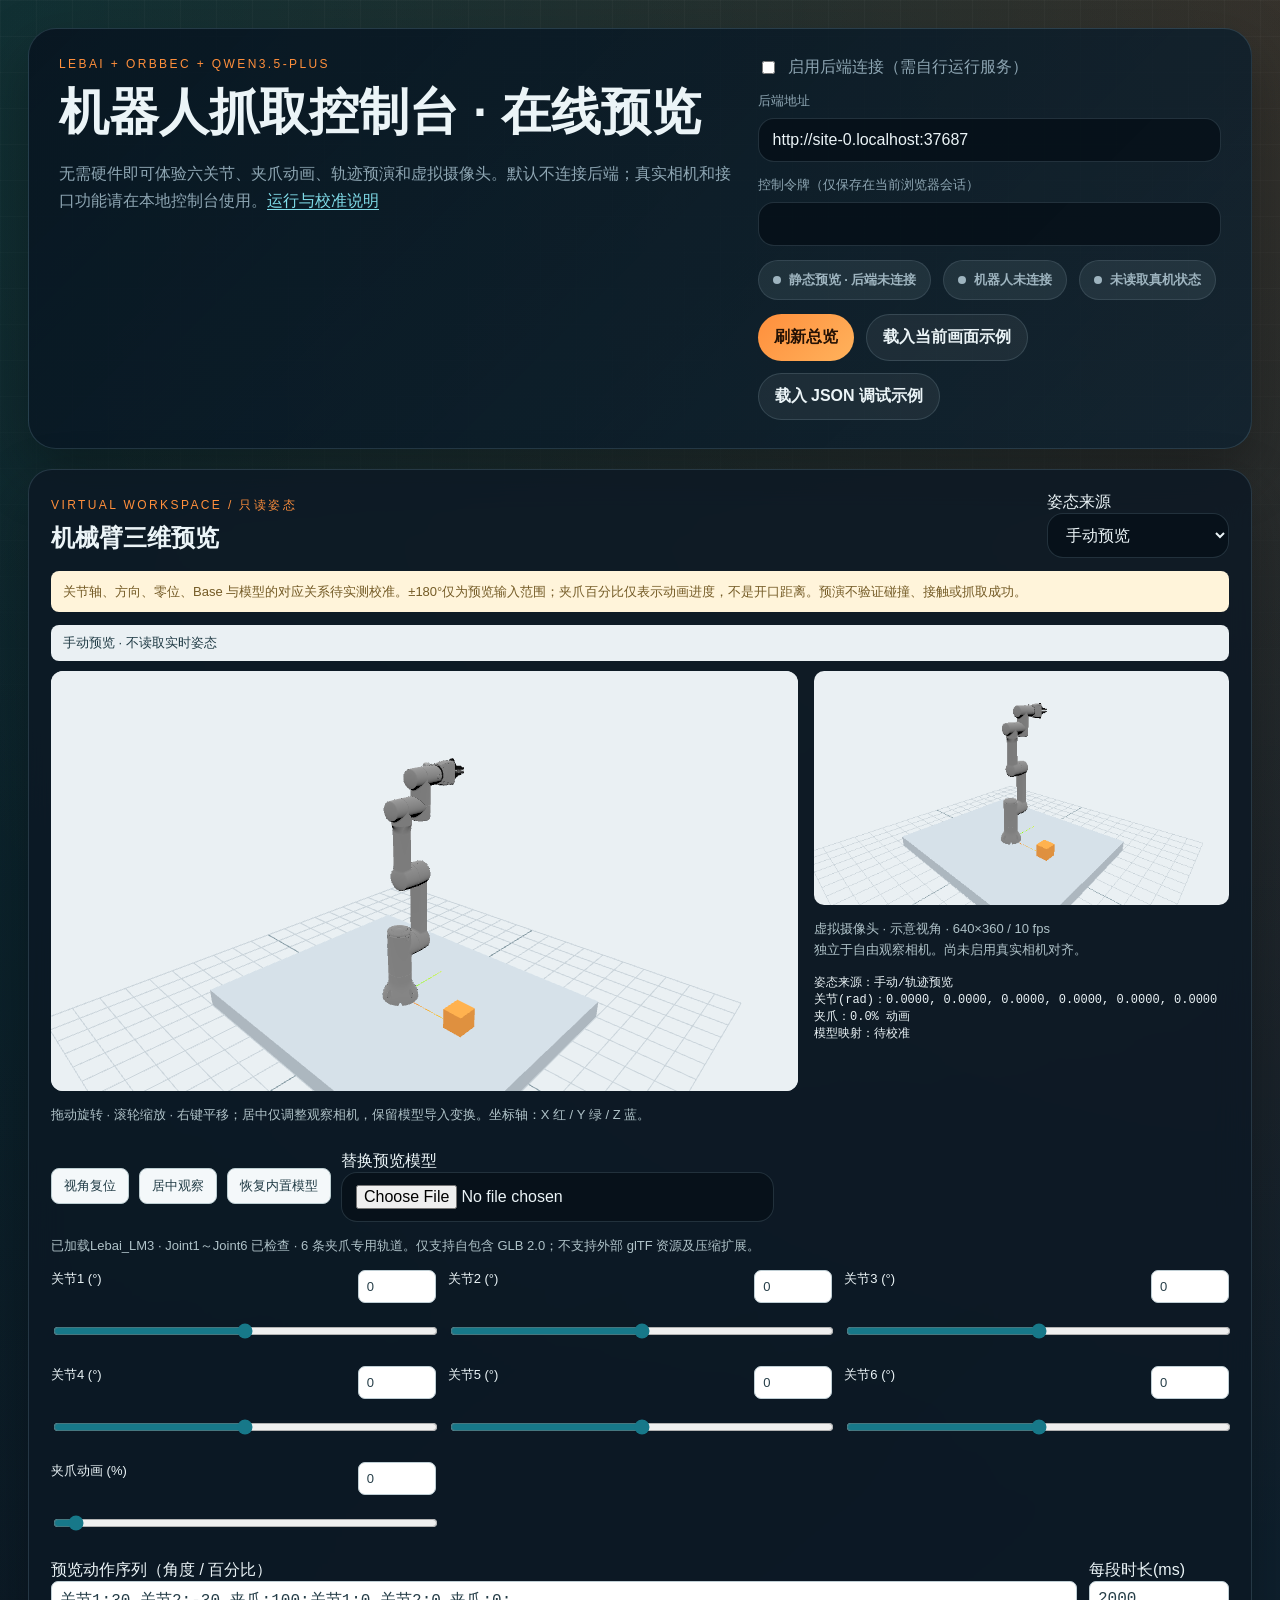
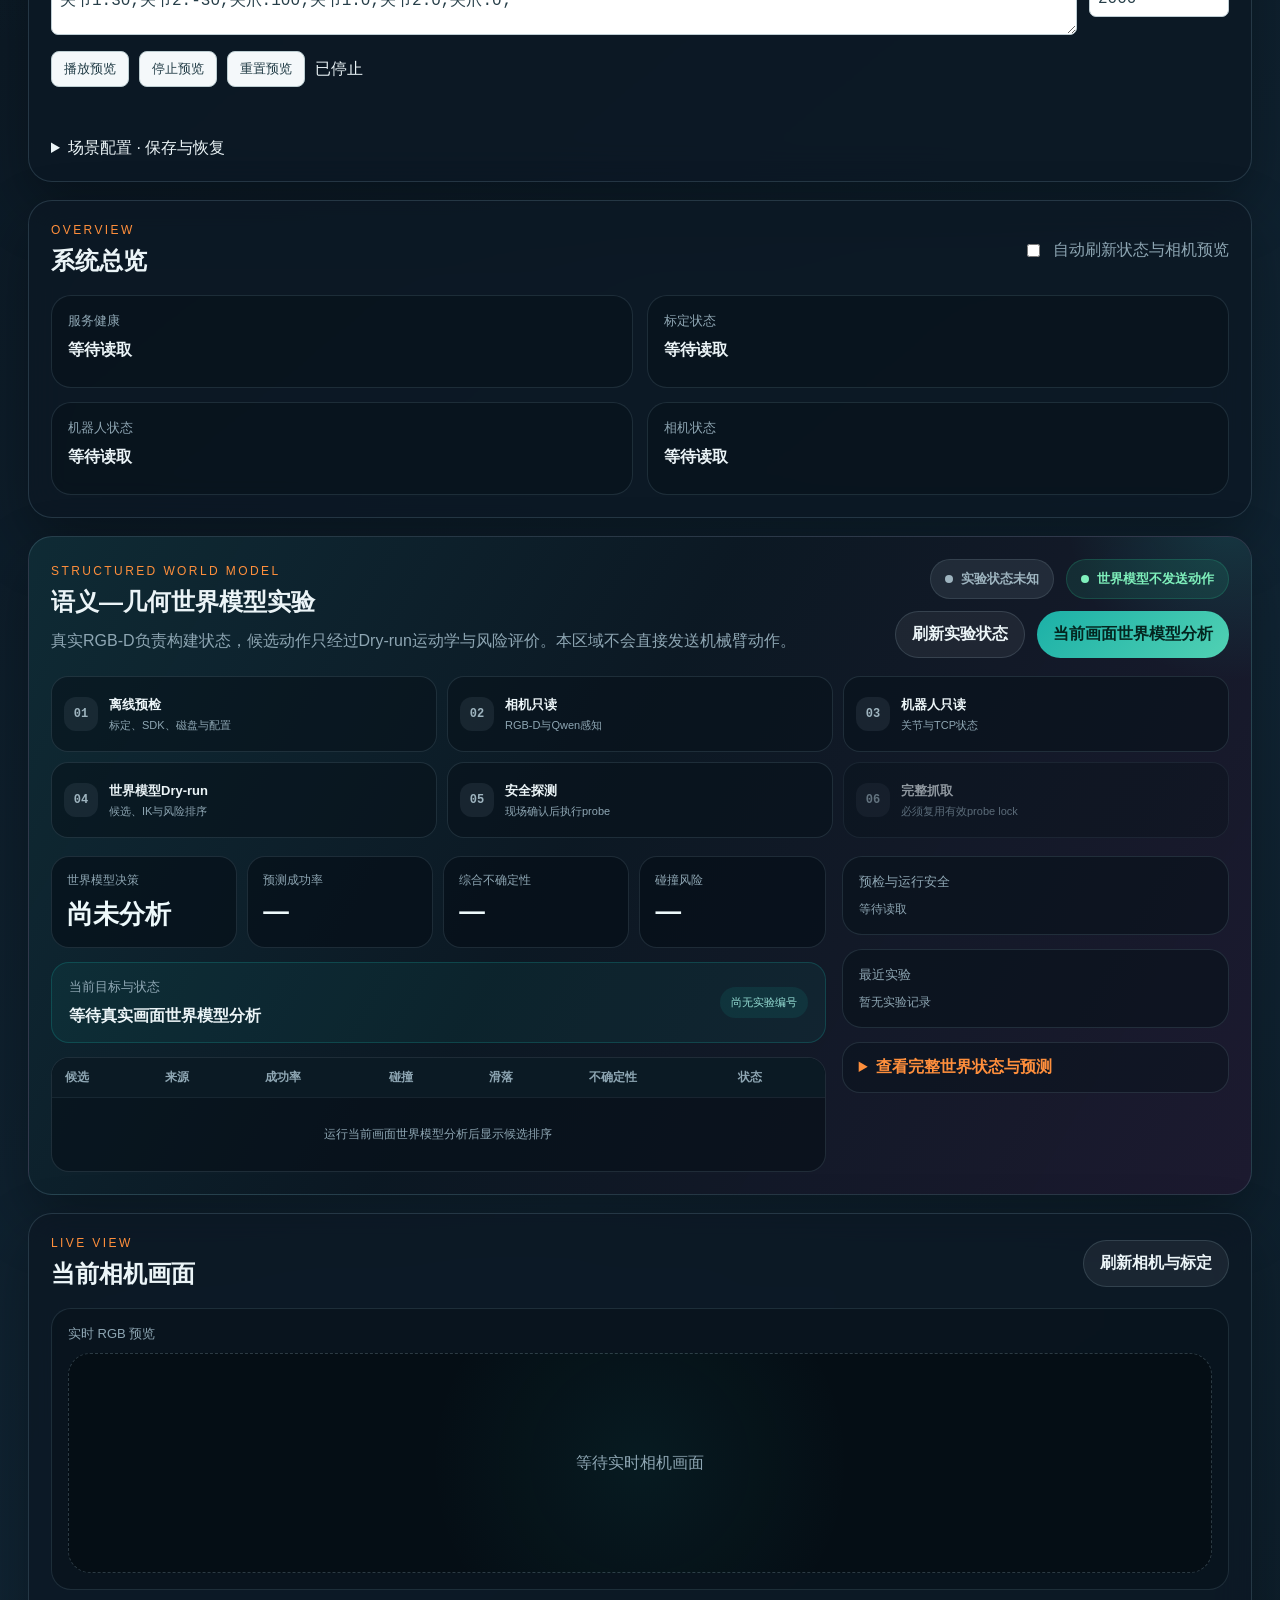
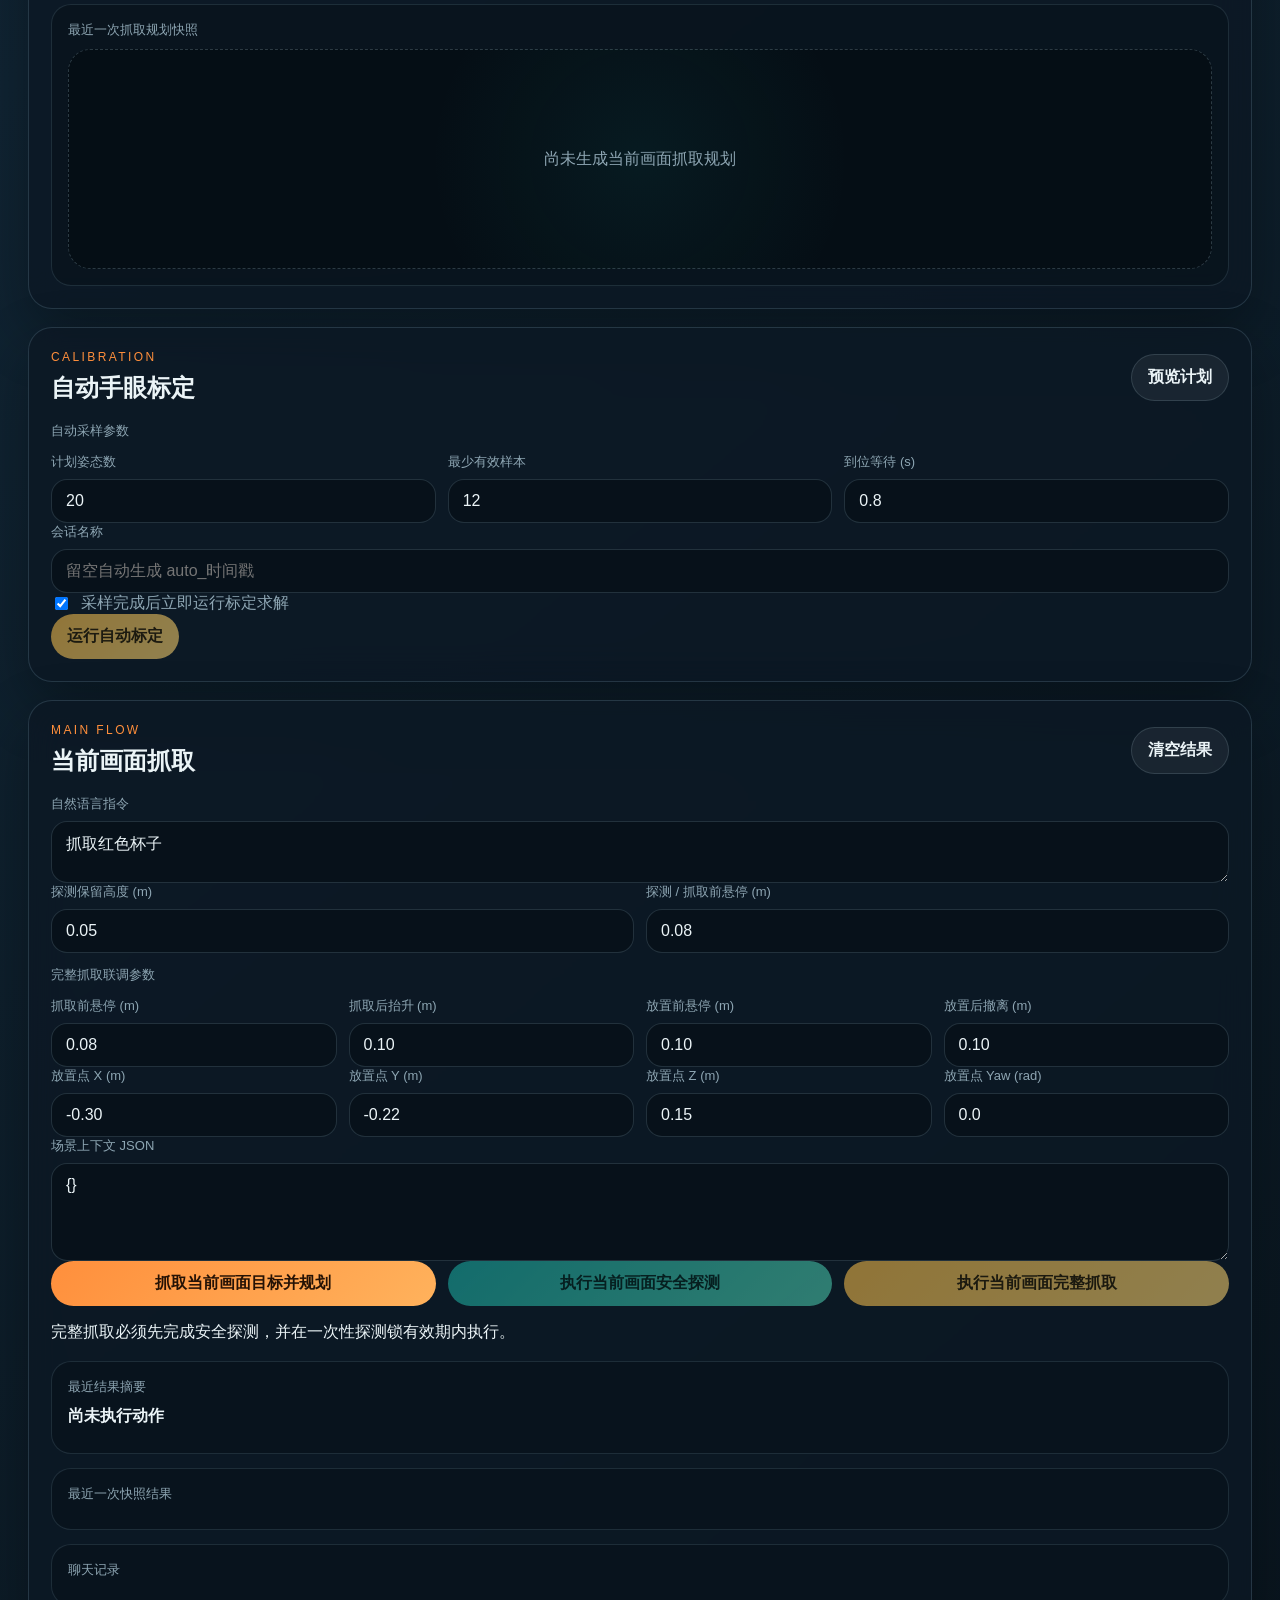
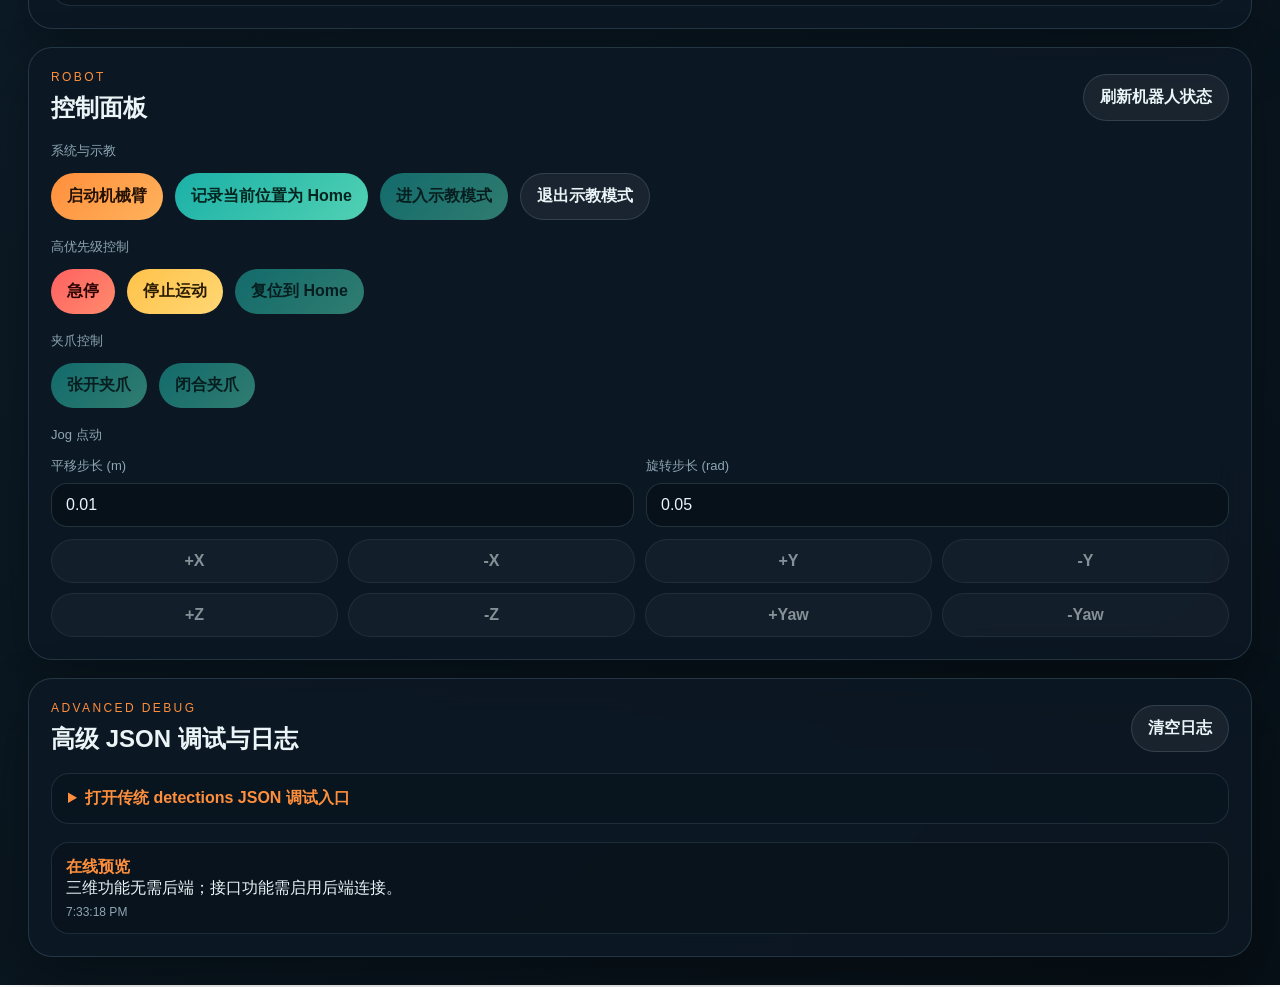
<file: docs/index.html>
<!doctype html>
<html lang="zh-CN">
  <head>
    <meta charset="UTF-8" />
    <meta name="viewport" content="width=device-width, initial-scale=1.0" />
    <title>Lebai Robot Console</title>
    <link rel="stylesheet" href="./styles.css" />
    <link rel="stylesheet" href="./robot3d/panel.css" />
  </head>
  <body>
    <div class="page-shell">
      <header class="hero">
        <div>
          <p class="eyebrow">Lebai + Orbbec + Qwen3.5-Plus</p>
          <h1>机器人抓取控制台 · 在线预览</h1>
          <p class="hero-copy">无需硬件即可体验六关节、夹爪动画、轨迹预演和虚拟摄像头。默认不连接后端；真实相机和接口功能请在本地控制台使用。<a href="https://github.com/Doy369/lebai_LM3_agant/blob/main/documentation/guides/ROBOT3D_CN.md">运行与校准说明</a></p>
        </div>
        <div class="hero-actions">
          <label class="checkbox-row"><input id="connectBackendToggle" type="checkbox" /><span>启用后端连接（需自行运行服务）</span></label>
          <label class="field compact">
            <span>后端地址</span>
            <input id="apiBaseInput" type="text" />
          </label>
          <label class="field compact">
            <span>控制令牌（仅保存在当前浏览器会话）</span>
            <input id="controlTokenInput" type="password" autocomplete="off" />
          </label>
          <div class="pill-row">
            <span id="backendStatusPill" class="status-pill neutral">后端未连接</span>
            <span id="robotStatusPill" class="status-pill neutral">机器人状态未知</span>
            <span id="robotSafetyPill" class="status-pill neutral">等待状态检查</span>
          </div>
          <div class="hero-buttons">
            <button id="refreshOverviewButton" class="button button-primary">刷新总览</button>
            <button id="loadCameraExampleButton" class="button button-ghost">载入当前画面示例</button>
            <button id="loadExampleButton" class="button button-ghost">载入 JSON 调试示例</button>
          </div>
        </div>
      </header>

      <main class="dashboard-grid">
        <section id="robot3d-panel" class="panel panel-wide robot3d-panel" aria-label="机械臂三维预览"><p>三维模块加载中…</p></section>
        <section class="panel panel-wide">
          <div class="panel-head">
            <div>
              <p class="panel-kicker">Overview</p>
              <h2>系统总览</h2>
            </div>
            <label class="checkbox-row">
              <input id="autoRefreshToggle" type="checkbox" />
              <span>自动刷新状态与相机预览</span>
            </label>
          </div>
          <div class="overview-grid">
            <article class="status-card">
              <p class="status-label">服务健康</p>
              <strong id="healthSummary">等待读取</strong>
              <pre id="healthDetail" class="mini-pre"></pre>
            </article>
            <article class="status-card">
              <p class="status-label">标定状态</p>
              <strong id="calibrationSummary">等待读取</strong>
              <pre id="calibrationDetail" class="mini-pre"></pre>
            </article>
            <article class="status-card">
              <p class="status-label">机器人状态</p>
              <strong id="robotSummary">等待读取</strong>
              <pre id="robotDetail" class="mini-pre"></pre>
            </article>
            <article class="status-card">
              <p class="status-label">相机状态</p>
              <strong id="cameraSummary">等待读取</strong>
              <pre id="cameraDetail" class="mini-pre"></pre>
            </article>
          </div>
        </section>

        <section class="panel panel-wide world-model-panel">
          <div class="panel-head world-model-head">
            <div>
              <p class="panel-kicker">Structured World Model</p>
              <h2>语义—几何世界模型实验</h2>
              <p class="section-copy">真实RGB-D负责构建状态，候选动作只经过Dry-run运动学与风险评价。本区域不会直接发送机械臂动作。</p>
            </div>
            <div class="world-model-actions">
              <div class="pill-row">
                <span id="worldModelStatusPill" class="status-pill neutral">实验状态未知</span>
                <span id="worldModelMotionPill" class="status-pill success">世界模型不发送动作</span>
              </div>
              <div class="hero-buttons">
                <button id="refreshWorldModelButton" class="button button-ghost">刷新实验状态</button>
                <button id="runWorldModelPlanButton" class="button button-secondary">当前画面世界模型分析</button>
              </div>
            </div>
          </div>

          <div class="gate-grid" aria-label="真机分级门禁">
            <article id="wmGateOffline" class="gate-card pending">
              <span class="gate-index">01</span>
              <div><strong>离线预检</strong><p>标定、SDK、磁盘与配置</p></div>
            </article>
            <article id="wmGateCamera" class="gate-card pending">
              <span class="gate-index">02</span>
              <div><strong>相机只读</strong><p>RGB-D与Qwen感知</p></div>
            </article>
            <article id="wmGateRobot" class="gate-card pending">
              <span class="gate-index">03</span>
              <div><strong>机器人只读</strong><p>关节与TCP状态</p></div>
            </article>
            <article id="wmGateDryRun" class="gate-card pending">
              <span class="gate-index">04</span>
              <div><strong>世界模型Dry-run</strong><p>候选、IK与风险排序</p></div>
            </article>
            <article id="wmGateProbe" class="gate-card pending">
              <span class="gate-index">05</span>
              <div><strong>安全探测</strong><p>现场确认后执行probe</p></div>
            </article>
            <article id="wmGatePick" class="gate-card locked">
              <span class="gate-index">06</span>
              <div><strong>完整抓取</strong><p>必须复用有效probe lock</p></div>
            </article>
          </div>

          <div class="world-model-layout">
            <div class="world-model-primary">
              <div class="metric-grid">
                <article class="metric-card">
                  <span>世界模型决策</span>
                  <strong id="wmDecisionMetric">尚未分析</strong>
                </article>
                <article class="metric-card">
                  <span>预测成功率</span>
                  <strong id="wmSuccessMetric">—</strong>
                </article>
                <article class="metric-card">
                  <span>综合不确定性</span>
                  <strong id="wmUncertaintyMetric">—</strong>
                </article>
                <article class="metric-card">
                  <span>碰撞风险</span>
                  <strong id="wmCollisionMetric">—</strong>
                </article>
              </div>

              <article class="world-object-card">
                <div>
                  <p class="status-label">当前目标与状态</p>
                  <strong id="wmTargetSummary">等待真实画面世界模型分析</strong>
                </div>
                <span id="wmTrialBadge" class="trial-badge">尚无实验编号</span>
              </article>

              <div class="candidate-table-wrap">
                <table class="candidate-table">
                  <thead>
                    <tr>
                      <th>候选</th>
                      <th>来源</th>
                      <th>成功率</th>
                      <th>碰撞</th>
                      <th>滑落</th>
                      <th>不确定性</th>
                      <th>状态</th>
                    </tr>
                  </thead>
                  <tbody id="wmCandidateTableBody">
                    <tr><td colspan="7" class="empty-cell">运行当前画面世界模型分析后显示候选排序</td></tr>
                  </tbody>
                </table>
              </div>
            </div>

            <aside class="world-model-side">
              <article class="result-card">
                <p class="status-label">预检与运行安全</p>
                <div id="wmPreflightChecks" class="check-list"><span class="muted-text">等待读取</span></div>
              </article>
              <article class="result-card">
                <p class="status-label">最近实验</p>
                <div id="wmRecentTrials" class="trial-list"><span class="muted-text">暂无实验记录</span></div>
              </article>
              <details class="debug-details world-model-details">
                <summary>查看完整世界状态与预测</summary>
                <pre id="wmDetail" class="result-pre"></pre>
              </details>
            </aside>
          </div>
        </section>

        <section class="panel panel-camera">
          <div class="panel-head">
            <div>
              <p class="panel-kicker">Live View</p>
              <h2>当前相机画面</h2>
            </div>
            <button id="refreshCalibrationButton" class="button button-ghost">刷新相机与标定</button>
          </div>
          <div class="camera-stack">
            <article class="camera-card">
              <p class="status-label">实时 RGB 预览</p>
              <div class="camera-frame">
                <img id="cameraImage" alt="实时相机预览" />
                <span id="cameraPlaceholderText">等待实时相机画面</span>
              </div>
            </article>
            <article class="camera-card">
              <p class="status-label">最近一次抓取规划快照</p>
              <div class="camera-frame">
                <img id="planImage" alt="最近一次抓取规划快照" />
                <span id="planPlaceholderText">尚未生成当前画面抓取规划</span>
              </div>
            </article>
          </div>
        </section>

        <section class="panel">
          <div class="panel-head">
            <div>
              <p class="panel-kicker">Calibration</p>
              <h2>自动手眼标定</h2>
            </div>
            <button id="autoCalibrationPlanButton" class="button button-ghost">预览计划</button>
          </div>

          <div class="control-group">
            <p class="control-title">自动采样参数</p>
            <div class="field-row">
              <label class="field compact">
                <span>计划姿态数</span>
                <input id="autoCalibSampleCountInput" type="number" step="1" value="20" />
              </label>
              <label class="field compact">
                <span>最少有效样本</span>
                <input id="autoCalibMinSuccessInput" type="number" step="1" value="12" />
              </label>
              <label class="field compact">
                <span>到位等待 (s)</span>
                <input id="autoCalibSettleInput" type="number" step="0.1" value="0.8" />
              </label>
            </div>
            <label class="field">
              <span>会话名称</span>
              <input id="autoCalibSessionInput" type="text" placeholder="留空自动生成 auto_时间戳" />
            </label>
            <label class="checkbox-row">
              <input id="autoCalibRunCalibrationToggle" type="checkbox" checked />
              <span>采样完成后立即运行标定求解</span>
            </label>
          </div>

          <div class="button-grid">
            <button id="autoCalibrationRunButton" class="button button-warning" data-requires-motion="true">运行自动标定</button>
          </div>
        </section>

        <section class="panel panel-main">
          <div class="panel-head">
            <div>
              <p class="panel-kicker">Main Flow</p>
              <h2>当前画面抓取</h2>
            </div>
            <button id="clearResultButton" class="button button-ghost">清空结果</button>
          </div>

          <label class="field">
            <span>自然语言指令</span>
            <textarea id="commandInput" rows="2">抓取红色杯子</textarea>
          </label>

          <div class="field-row">
            <label class="field compact">
              <span>探测保留高度 (m)</span>
              <input id="probeClearanceInput" type="number" step="0.005" value="0.05" />
            </label>
            <label class="field compact">
              <span>探测 / 抓取前悬停 (m)</span>
              <input id="probeHoverOffsetInput" type="number" step="0.005" value="0.08" />
            </label>
          </div>

          <div class="control-group">
            <p class="control-title">完整抓取联调参数</p>
            <div class="field-row">
              <label class="field compact">
                <span>抓取前悬停 (m)</span>
                <input id="pickPreOffsetInput" type="number" step="0.005" value="0.08" />
              </label>
              <label class="field compact">
                <span>抓取后抬升 (m)</span>
                <input id="pickPostOffsetInput" type="number" step="0.005" value="0.10" />
              </label>
              <label class="field compact">
                <span>放置前悬停 (m)</span>
                <input id="placePreOffsetInput" type="number" step="0.005" value="0.10" />
              </label>
              <label class="field compact">
                <span>放置后撤离 (m)</span>
                <input id="placePostOffsetInput" type="number" step="0.005" value="0.10" />
              </label>
            </div>
            <div class="field-row">
              <label class="field compact">
                <span>放置点 X (m)</span>
                <input id="dropXInput" type="number" step="0.001" value="-0.30" />
              </label>
              <label class="field compact">
                <span>放置点 Y (m)</span>
                <input id="dropYInput" type="number" step="0.001" value="-0.22" />
              </label>
              <label class="field compact">
                <span>放置点 Z (m)</span>
                <input id="dropZInput" type="number" step="0.001" value="0.15" />
              </label>
              <label class="field compact">
                <span>放置点 Yaw (rad)</span>
                <input id="dropYawInput" type="number" step="0.01" value="0.0" />
              </label>
            </div>
          </div>

          <label class="field">
            <span>场景上下文 JSON</span>
            <textarea id="sceneContextInput" rows="4">{}</textarea>
          </label>

          <div class="button-grid triple">
            <button id="planFromCameraButton" class="button button-primary">抓取当前画面目标并规划</button>
            <button id="probeFromCameraButton" class="button button-secondary">执行当前画面安全探测</button>
            <button id="pickFromCameraButton" class="button button-warning">执行当前画面完整抓取</button>
          </div>
          <p class="hint">完整抓取必须先完成安全探测，并在一次性探测锁有效期内执行。</p>

          <div class="result-stack">
            <article class="result-card">
              <p class="status-label">最近结果摘要</p>
              <strong id="resultSummary">尚未执行动作</strong>
              <pre id="resultDetail" class="result-pre"></pre>
            </article>
            <article class="result-card">
              <p class="status-label">最近一次快照结果</p>
              <pre id="snapshotDetail" class="result-pre"></pre>
            </article>
            <article class="result-card">
              <p class="status-label">聊天记录</p>
              <div id="chatFeed" class="chat-feed"></div>
            </article>
          </div>
        </section>

        <section class="panel">
          <div class="panel-head">
            <div>
              <p class="panel-kicker">Robot</p>
              <h2>控制面板</h2>
            </div>
            <button id="refreshRobotButton" class="button button-ghost">刷新机器人状态</button>
          </div>

          <div class="control-group">
            <p class="control-title">系统与示教</p>
            <div class="button-grid">
              <button id="startRobotButton" class="button button-primary">启动机械臂</button>
              <button id="recordHomeButton" class="button button-secondary">记录当前位置为 Home</button>
              <button id="enterTeachModeButton" class="button button-secondary" data-requires-motion="true">进入示教模式</button>
              <button id="exitTeachModeButton" class="button button-ghost">退出示教模式</button>
            </div>
          </div>

          <div class="control-group">
            <p class="control-title">高优先级控制</p>
            <div class="button-grid">
              <button id="emergencyStopButton" class="button button-danger">急停</button>
              <button id="stopMotionButton" class="button button-warning">停止运动</button>
              <button id="resetRobotButton" class="button button-secondary" data-requires-motion="true">复位到 Home</button>
            </div>
          </div>

          <div class="control-group">
            <p class="control-title">夹爪控制</p>
            <div class="button-grid">
              <button id="openGripperButton" class="button button-secondary" data-requires-motion="true">张开夹爪</button>
              <button id="closeGripperButton" class="button button-secondary" data-requires-motion="true">闭合夹爪</button>
            </div>
          </div>

          <div class="control-group">
            <p class="control-title">Jog 点动</p>
            <div class="field-row">
              <label class="field compact">
                <span>平移步长 (m)</span>
                <input id="linearStepInput" type="number" step="0.001" value="0.01" />
              </label>
              <label class="field compact">
                <span>旋转步长 (rad)</span>
                <input id="rotateStepInput" type="number" step="0.01" value="0.05" />
              </label>
            </div>
            <div class="jog-grid">
              <button class="button button-ghost" data-jog="x+" data-kind="linear" data-requires-motion="true">+X</button>
              <button class="button button-ghost" data-jog="x-" data-kind="linear" data-requires-motion="true">-X</button>
              <button class="button button-ghost" data-jog="y+" data-kind="linear" data-requires-motion="true">+Y</button>
              <button class="button button-ghost" data-jog="y-" data-kind="linear" data-requires-motion="true">-Y</button>
              <button class="button button-ghost" data-jog="z+" data-kind="linear" data-requires-motion="true">+Z</button>
              <button class="button button-ghost" data-jog="z-" data-kind="linear" data-requires-motion="true">-Z</button>
              <button class="button button-ghost" data-jog="rz+" data-kind="rotate" data-requires-motion="true">+Yaw</button>
              <button class="button button-ghost" data-jog="rz-" data-kind="rotate" data-requires-motion="true">-Yaw</button>
            </div>
          </div>
        </section>

        <section class="panel panel-log">
          <div class="panel-head">
            <div>
              <p class="panel-kicker">Advanced Debug</p>
              <h2>高级 JSON 调试与日志</h2>
            </div>
            <button id="clearLogButton" class="button button-ghost">清空日志</button>
          </div>

          <details class="debug-details">
            <summary>打开传统 detections JSON 调试入口</summary>
            <div class="debug-stack">
              <label class="field">
                <span>检测结果 JSON</span>
                <textarea id="detectionsInput" rows="10"></textarea>
              </label>
              <div class="button-grid triple">
                <button id="planPickButton" class="button button-ghost">用 JSON 生成决策</button>
                <button id="probeButton" class="button button-ghost">用 JSON 执行探测</button>
                <button id="pickButton" class="button button-ghost">用 JSON 执行抓取</button>
              </div>
            </div>
          </details>

          <div id="eventLog" class="log-feed"></div>
        </section>
      </main>
    </div>

    <script src="./app.js?v=20260908" type="module"></script>
  </body>
</html>
</file>
<file: docs/styles.css>
:root {
  --bg: #0b1720;
  --bg-soft: rgba(10, 20, 30, 0.72);
  --panel: rgba(12, 25, 36, 0.84);
  --panel-border: rgba(138, 180, 201, 0.2);
  --ink: #ebf4f7;
  --muted: #8ea6b3;
  --accent: #ff8f3c;
  --accent-2: #18b1a7;
  --danger: #ff5d5d;
  --warning: #ffc24a;
  --success: #28c792;
  --shadow: 0 24px 60px rgba(0, 0, 0, 0.32);
}

* {
  box-sizing: border-box;
}

body {
  margin: 0;
  min-height: 100vh;
  color: var(--ink);
  font-family: "Bahnschrift", "Noto Sans SC", "Microsoft YaHei UI", sans-serif;
  background:
    radial-gradient(circle at top left, rgba(24, 177, 167, 0.18), transparent 28%),
    radial-gradient(circle at top right, rgba(255, 143, 60, 0.18), transparent 26%),
    linear-gradient(140deg, #081019 0%, #102433 48%, #071017 100%);
}

body::before {
  content: "";
  position: fixed;
  inset: 0;
  pointer-events: none;
  background-image:
    linear-gradient(rgba(255, 255, 255, 0.03) 1px, transparent 1px),
    linear-gradient(90deg, rgba(255, 255, 255, 0.03) 1px, transparent 1px);
  background-size: 36px 36px;
  mask-image: linear-gradient(to bottom, rgba(0, 0, 0, 0.85), transparent);
}

.page-shell {
  position: relative;
  padding: 28px;
}

.hero {
  display: flex;
  justify-content: space-between;
  gap: 20px;
  padding: 28px 30px;
  border: 1px solid var(--panel-border);
  border-radius: 28px;
  background: linear-gradient(135deg, rgba(8, 22, 33, 0.95), rgba(13, 33, 48, 0.76));
  box-shadow: var(--shadow);
}

.eyebrow,
.panel-kicker {
  margin: 0 0 8px;
  letter-spacing: 0.2em;
  text-transform: uppercase;
  color: var(--accent);
  font-size: 12px;
}

.hero h1,
.panel h2 {
  margin: 0;
  font-weight: 700;
}

.hero h1 {
  font-size: clamp(32px, 4vw, 50px);
}

.hero-copy {
  max-width: 680px;
  margin: 14px 0 0;
  color: var(--muted);
  line-height: 1.7;
}

.hero-actions {
  display: flex;
  min-width: 320px;
  flex-direction: column;
  gap: 14px;
}

.pill-row,
.hero-buttons,
.field-row,
.button-grid {
  display: flex;
  gap: 12px;
  flex-wrap: wrap;
}

.dashboard-grid {
  display: grid;
  grid-template-columns: repeat(12, minmax(0, 1fr));
  gap: 18px;
  margin-top: 20px;
}

.panel {
  grid-column: span 4;
  padding: 22px;
  border: 1px solid var(--panel-border);
  border-radius: 24px;
  background: var(--panel);
  box-shadow: var(--shadow);
  backdrop-filter: blur(18px);
}

.panel-wide {
  grid-column: span 12;
}

.panel-tall {
  grid-column: span 5;
}

.panel-main {
  grid-column: span 5;
}

.panel-camera {
  grid-column: span 4;
}

.panel-log {
  grid-column: span 3;
}

.panel-head {
  display: flex;
  justify-content: space-between;
  gap: 16px;
  align-items: center;
  margin-bottom: 18px;
}

.overview-grid {
  display: grid;
  grid-template-columns: repeat(4, minmax(0, 1fr));
  gap: 14px;
}

.status-card,
.result-card {
  padding: 16px;
  border-radius: 20px;
  background: rgba(7, 18, 27, 0.58);
  border: 1px solid rgba(160, 198, 218, 0.14);
}

.status-label {
  margin: 0 0 10px;
  color: var(--muted);
  font-size: 13px;
}

.mini-pre,
.result-pre,
.log-json {
  margin: 10px 0 0;
  max-height: 220px;
  overflow: auto;
  white-space: pre-wrap;
  word-break: break-word;
  color: #c9dbe4;
  font-family: "Cascadia Code", "JetBrains Mono", monospace;
  font-size: 12px;
  line-height: 1.6;
}

.field {
  display: flex;
  flex-direction: column;
  gap: 8px;
  flex: 1;
}

.field.compact {
  min-width: 140px;
}

.field span,
.control-title {
  color: var(--muted);
  font-size: 13px;
}

input,
textarea,
select {
  width: 100%;
  border: 1px solid rgba(163, 197, 214, 0.18);
  border-radius: 16px;
  background: rgba(7, 17, 26, 0.9);
  color: var(--ink);
  padding: 12px 14px;
  font: inherit;
}

textarea {
  resize: vertical;
}

.button {
  border: 0;
  border-radius: 999px;
  padding: 12px 16px;
  cursor: pointer;
  font: inherit;
  font-weight: 700;
  transition: transform 140ms ease, box-shadow 140ms ease, opacity 140ms ease;
}

.button:hover {
  transform: translateY(-1px);
}

.button:disabled {
  opacity: 0.55;
  cursor: not-allowed;
}

.button-primary {
  background: linear-gradient(135deg, #ff8f3c, #ffb25c);
  color: #251205;
}

.button-secondary {
  background: linear-gradient(135deg, #1bb0a7, #51d1b3);
  color: #04251f;
}

.button-warning {
  background: linear-gradient(135deg, #ffc24a, #ffd774);
  color: #2a1c00;
}

.button-danger {
  background: linear-gradient(135deg, #ff6161, #ff8b6d);
  color: #2b0303;
}

.button-ghost {
  background: rgba(255, 255, 255, 0.06);
  color: var(--ink);
  border: 1px solid rgba(182, 210, 224, 0.16);
}

.checkbox-row {
  display: inline-flex;
  align-items: center;
  gap: 10px;
  color: var(--muted);
}

.checkbox-row input {
  width: auto;
}

.control-group + .control-group {
  margin-top: 18px;
}

.jog-grid {
  display: grid;
  grid-template-columns: repeat(4, minmax(0, 1fr));
  gap: 10px;
  margin-top: 12px;
}

.triple .button {
  flex: 1;
}

.result-stack {
  display: flex;
  flex-direction: column;
  gap: 14px;
  margin-top: 18px;
}

.chat-feed,
.log-feed {
  display: flex;
  flex-direction: column;
  gap: 12px;
  max-height: 520px;
  overflow: auto;
}

.chat-item,
.log-item {
  padding: 14px;
  border-radius: 18px;
  background: rgba(7, 18, 27, 0.58);
  border: 1px solid rgba(160, 198, 218, 0.14);
}

.chat-role,
.log-title {
  font-weight: 700;
  color: var(--accent);
}

.log-meta {
  margin-top: 6px;
  color: var(--muted);
  font-size: 12px;
}

.camera-placeholder {
  display: flex;
  flex-direction: column;
  gap: 14px;
}

.camera-stack {
  display: flex;
  flex-direction: column;
  gap: 14px;
}

.camera-card {
  padding: 16px;
  border-radius: 20px;
  background: rgba(7, 18, 27, 0.58);
  border: 1px solid rgba(160, 198, 218, 0.14);
}

.camera-frame {
  min-height: 220px;
  display: grid;
  place-items: center;
  position: relative;
  overflow: hidden;
  border-radius: 22px;
  border: 1px dashed rgba(183, 215, 230, 0.22);
  background:
    radial-gradient(circle at center, rgba(27, 176, 167, 0.08), transparent 36%),
    rgba(6, 15, 22, 0.9);
  color: var(--muted);
}

.camera-frame img {
  width: 100%;
  height: 100%;
  max-height: 360px;
  object-fit: cover;
  display: none;
}

.camera-frame.has-image img {
  display: block;
}

.camera-frame.has-image span {
  display: none;
}

.camera-note {
  margin: 0;
  color: var(--muted);
  line-height: 1.7;
}

.debug-details {
  margin-bottom: 18px;
  border-radius: 18px;
  border: 1px solid rgba(160, 198, 218, 0.14);
  background: rgba(7, 18, 27, 0.45);
  padding: 14px 16px;
}

.debug-details summary {
  cursor: pointer;
  font-weight: 700;
  color: var(--accent);
}

.debug-stack {
  margin-top: 14px;
  display: flex;
  flex-direction: column;
  gap: 14px;
}

.status-pill {
  display: inline-flex;
  align-items: center;
  gap: 8px;
  border-radius: 999px;
  padding: 10px 14px;
  font-size: 13px;
  font-weight: 700;
  border: 1px solid transparent;
}

.status-pill::before {
  content: "";
  width: 8px;
  height: 8px;
  border-radius: 50%;
  background: currentColor;
}

.status-pill.success {
  color: #7ff0bc;
  background: rgba(40, 199, 146, 0.12);
  border-color: rgba(40, 199, 146, 0.2);
}

.status-pill.warning {
  color: #ffcf66;
  background: rgba(255, 194, 74, 0.12);
  border-color: rgba(255, 194, 74, 0.2);
}

.status-pill.error {
  color: #ff8a8a;
  background: rgba(255, 93, 93, 0.12);
  border-color: rgba(255, 93, 93, 0.2);
}

.status-pill.neutral {
  color: #9eb4bf;
  background: rgba(158, 180, 191, 0.12);
  border-color: rgba(158, 180, 191, 0.16);
}

.world-model-panel {
  position: relative;
  overflow: hidden;
  background:
    linear-gradient(120deg, rgba(15, 44, 55, 0.92), rgba(12, 25, 36, 0.9) 45%, rgba(31, 27, 48, 0.88)),
    var(--panel);
}

.world-model-panel::after {
  content: "";
  position: absolute;
  width: 340px;
  height: 340px;
  right: -150px;
  top: -190px;
  border-radius: 50%;
  background: radial-gradient(circle, rgba(24, 177, 167, 0.2), transparent 68%);
  pointer-events: none;
}

.world-model-head,
.world-model-layout,
.gate-grid {
  position: relative;
  z-index: 1;
}

.section-copy {
  max-width: 760px;
  margin: 10px 0 0;
  color: var(--muted);
  line-height: 1.65;
}

.world-model-actions {
  display: flex;
  flex-direction: column;
  align-items: flex-end;
  gap: 12px;
}

.gate-grid {
  display: grid;
  grid-template-columns: repeat(6, minmax(0, 1fr));
  gap: 10px;
  margin-bottom: 18px;
}

.gate-card {
  display: flex;
  align-items: center;
  gap: 11px;
  min-height: 76px;
  padding: 12px;
  border-radius: 17px;
  border: 1px solid rgba(160, 198, 218, 0.14);
  background: rgba(7, 18, 27, 0.58);
  transition: border-color 160ms ease, background 160ms ease, transform 160ms ease;
}

.gate-card strong {
  display: block;
  font-size: 13px;
}

.gate-card p {
  margin: 4px 0 0;
  color: var(--muted);
  font-size: 11px;
  line-height: 1.4;
}

.gate-index {
  display: grid;
  place-items: center;
  flex: 0 0 34px;
  width: 34px;
  height: 34px;
  border-radius: 12px;
  color: #9eb4bf;
  background: rgba(158, 180, 191, 0.1);
  font-family: "Cascadia Code", monospace;
  font-size: 12px;
  font-weight: 700;
}

.gate-card.pass {
  border-color: rgba(40, 199, 146, 0.36);
  background: rgba(40, 199, 146, 0.09);
}

.gate-card.pass .gate-index {
  color: #7ff0bc;
  background: rgba(40, 199, 146, 0.16);
}

.gate-card.warn {
  border-color: rgba(255, 194, 74, 0.34);
  background: rgba(255, 194, 74, 0.08);
}

.gate-card.warn .gate-index {
  color: #ffcf66;
  background: rgba(255, 194, 74, 0.14);
}

.gate-card.fail {
  border-color: rgba(255, 93, 93, 0.36);
  background: rgba(255, 93, 93, 0.08);
}

.gate-card.fail .gate-index {
  color: #ff8a8a;
  background: rgba(255, 93, 93, 0.14);
}

.gate-card.locked {
  opacity: 0.58;
}

.world-model-layout {
  display: grid;
  grid-template-columns: minmax(0, 2fr) minmax(280px, 1fr);
  gap: 16px;
}

.world-model-primary,
.world-model-side {
  display: flex;
  flex-direction: column;
  gap: 14px;
  min-width: 0;
}

.metric-grid {
  display: grid;
  grid-template-columns: repeat(4, minmax(0, 1fr));
  gap: 10px;
}

.metric-card {
  padding: 15px;
  border-radius: 18px;
  border: 1px solid rgba(160, 198, 218, 0.14);
  background: rgba(6, 15, 24, 0.66);
}

.metric-card span {
  display: block;
  color: var(--muted);
  font-size: 12px;
  margin-bottom: 8px;
}

.metric-card strong {
  font-size: clamp(18px, 2vw, 26px);
  color: #edf9fb;
}

.world-object-card {
  display: flex;
  align-items: center;
  justify-content: space-between;
  gap: 16px;
  padding: 15px 17px;
  border-radius: 18px;
  border: 1px solid rgba(24, 177, 167, 0.24);
  background: rgba(24, 177, 167, 0.07);
}

.trial-badge {
  flex: 0 0 auto;
  max-width: 320px;
  overflow: hidden;
  text-overflow: ellipsis;
  white-space: nowrap;
  padding: 8px 11px;
  border-radius: 999px;
  color: #96ddd4;
  background: rgba(24, 177, 167, 0.11);
  font-family: "Cascadia Code", monospace;
  font-size: 11px;
}

.candidate-table-wrap {
  width: 100%;
  max-width: 100%;
  overflow: auto;
  border-radius: 18px;
  border: 1px solid rgba(160, 198, 218, 0.14);
  background: rgba(6, 15, 24, 0.58);
}

.candidate-table {
  width: 100%;
  min-width: 760px;
  border-collapse: collapse;
  font-size: 12px;
}

.candidate-table th,
.candidate-table td {
  padding: 11px 13px;
  text-align: left;
  border-bottom: 1px solid rgba(160, 198, 218, 0.1);
}

.candidate-table th {
  position: sticky;
  top: 0;
  z-index: 1;
  color: var(--muted);
  background: #0b1a24;
  font-weight: 600;
}

.candidate-table tr:last-child td {
  border-bottom: 0;
}

.candidate-table tr.selected td {
  color: #dffdf7;
  background: rgba(40, 199, 146, 0.09);
}

.candidate-name {
  font-family: "Cascadia Code", monospace;
  color: #d0e5ed;
}

.candidate-status {
  display: inline-flex;
  padding: 5px 8px;
  border-radius: 999px;
  color: #9eb4bf;
  background: rgba(158, 180, 191, 0.11);
}

.candidate-status.selected {
  color: #7ff0bc;
  background: rgba(40, 199, 146, 0.14);
}

.empty-cell {
  padding: 28px !important;
  text-align: center !important;
  color: var(--muted);
}

.check-list,
.trial-list {
  display: flex;
  flex-direction: column;
  gap: 8px;
}

.check-item,
.trial-item {
  display: flex;
  align-items: flex-start;
  justify-content: space-between;
  gap: 10px;
  padding: 9px 10px;
  border-radius: 12px;
  background: rgba(255, 255, 255, 0.035);
  font-size: 12px;
}

.check-item span:last-child,
.trial-item span:last-child {
  color: var(--muted);
  text-align: right;
}

.check-item.pass strong {
  color: #7ff0bc;
}

.check-item.warn strong {
  color: #ffcf66;
}

.check-item.fail strong {
  color: #ff8a8a;
}

.muted-text {
  color: var(--muted);
  font-size: 12px;
}

.world-model-details {
  margin: 0;
}

.robot-twin-panel {
  position: relative;
  overflow: hidden;
  background:
    radial-gradient(circle at 12% 10%, rgba(44, 194, 226, 0.13), transparent 32%),
    linear-gradient(145deg, rgba(11, 30, 39, 0.98), rgba(7, 20, 27, 0.98));
}

.robot-twin-panel::after {
  position: absolute;
  inset: 0;
  pointer-events: none;
  content: "";
  background-image: linear-gradient(rgba(79, 215, 240, 0.025) 1px, transparent 1px),
    linear-gradient(90deg, rgba(79, 215, 240, 0.025) 1px, transparent 1px);
  background-size: 28px 28px;
}

.robot-twin-head,
.robot-twin-layout {
  position: relative;
  z-index: 1;
}

.robot-twin-layout {
  display: grid;
  grid-template-columns: minmax(0, 1.8fr) minmax(270px, 0.7fr);
  gap: 18px;
}

.robot-viewport {
  position: relative;
  min-width: 0;
  overflow: hidden;
  border: 1px solid rgba(112, 226, 246, 0.16);
  border-radius: 18px;
  background: #07131a;
  box-shadow: inset 0 0 48px rgba(0, 0, 0, 0.35);
}

.robot-3d-canvas {
  display: block;
  width: 100%;
  height: 520px;
  touch-action: none;
}

.robot-viewport-toolbar {
  position: absolute;
  top: 14px;
  right: 14px;
  display: flex;
  gap: 8px;
}

.robot-model-message {
  position: absolute;
  right: 16px;
  bottom: 12px;
  left: 16px;
  margin: 0;
  color: #9bb9c4;
  font-size: 12px;
  text-align: center;
  text-shadow: 0 1px 3px #000;
}

.robot-joint-panel {
  display: flex;
  flex-direction: column;
  gap: 16px;
  padding: 16px;
  border: 1px solid rgba(112, 226, 246, 0.13);
  border-radius: 18px;
  background: rgba(3, 14, 20, 0.58);
}

.robot-twin-options {
  display: grid;
  gap: 10px;
}

.joint-slider-list {
  display: grid;
  gap: 13px;
}

.joint-slider {
  display: grid;
  grid-template-columns: 28px minmax(0, 1fr) 68px;
  align-items: center;
  gap: 9px;
  color: #d7eef5;
  font-size: 12px;
}

.joint-slider > span {
  font-weight: 700;
}

.joint-slider input[type="range"] {
  width: 100%;
  accent-color: #42cce5;
}

.joint-slider output {
  color: #8fb1bd;
  font-family: "Cascadia Code", monospace;
  text-align: right;
}

@media (max-width: 1280px) {
  .panel,
  .panel-tall,
  .panel-main,
  .panel-camera,
  .panel-log {
    grid-column: span 12;
  }

  .overview-grid {
    grid-template-columns: repeat(2, minmax(0, 1fr));
  }

  .gate-grid {
    grid-template-columns: repeat(3, minmax(0, 1fr));
  }
}

@media (max-width: 860px) {
  .page-shell {
    padding: 16px;
  }

  .hero {
    flex-direction: column;
    padding: 22px;
  }

  .overview-grid,
  .jog-grid,
  .world-model-layout,
  .metric-grid,
  .gate-grid {
    grid-template-columns: 1fr;
  }

  .world-model-head,
  .world-object-card {
    align-items: flex-start;
    flex-direction: column;
  }

  .world-model-actions {
    align-items: flex-start;
  }

  .robot-twin-layout {
    grid-template-columns: 1fr;
  }

  .robot-3d-canvas {
    height: 430px;
  }
}

@media (max-width: 520px) {
  .robot-3d-canvas {
    height: 360px;
  }

  .robot-viewport-toolbar {
    top: 10px;
    right: 10px;
  }

  .joint-slider {
    grid-template-columns: 24px minmax(0, 1fr) 64px;
  }
}
/* Keep guide links legible against the console's dark header. */
.hero-copy a { color: #80dce9; text-underline-offset: 3px; }
</file>
<file: docs/robot3d/panel.css>
.robot3d-panel { min-width: 0; }
.r3-head, .r3-toolbar { display: flex; flex-wrap: wrap; gap: 10px; align-items: center; justify-content: space-between; }
.r3-toolbar { justify-content: flex-start; margin: 12px 0; }
.r3-toolbar button, .r3-toolbar select { padding: 8px 12px; border-radius: 8px; border: 1px solid #bccdd1; background: #f4f8fa; color: #203b45; cursor: pointer; }
.r3-toolbar button:disabled { opacity: .45; cursor: default; }
.r3-views { display: grid; grid-template-columns: minmax(0, 1.8fr) minmax(230px, 1fr); gap: 16px; }
.r3-main { height: 420px; border-radius: 12px; overflow: hidden; background: #eaf0f3; }
.r3-main canvas { display: block; width: 100%; height: 100%; }
.r3-camera canvas { width: 100%; height: auto; display: block; border-radius: 10px; }
.r3-camera { align-self: start; }
.r3-caption, .r3-notice { font-size: 13px; line-height: 1.65; color: #afc2c8; }
.r3-notice { background: #fff4da; border-radius: 8px; padding: 10px 12px; color: #745b26; }
.r3-status { display: block; padding: 9px 12px; border-radius: 8px; background: #eaf0f3; color: #203b45; font-size: 13px; margin: 10px 0; }
.r3-status[data-kind="stale"], .r3-status[data-kind="disconnected"] { background: #ffe4df; color: #982d20; }
.r3-status[data-kind="simulated"] { background: #fff1ce; color: #745b26; }
.r3-error { color: #ffaca3; min-height: 1.5em; margin: 8px 0; overflow-wrap: anywhere; }
.r3-joints { display: grid; grid-template-columns: repeat(3,minmax(0,1fr)); gap: 12px; border: 0; padding: 0; margin: 14px 0; }
.r3-joint { display: grid; grid-template-columns: 1fr 78px; gap: 5px 10px; font-size: 13px; }
.r3-joint input[type="range"] { width: 100%; grid-column: 1 / -1; accent-color: #177889; }
.r3-panel-input, .r3-joint input[type="text"] { box-sizing: border-box; width: 100%; min-width: 0; padding: 8px; border: 1px solid #bfced4; border-radius: 7px; background: white; color: #263e48; }
.r3-joint input[aria-invalid="true"] { border-color: #b82521; background: #fff0ec; }
.r3-trajectory { display: grid; grid-template-columns: minmax(0,1fr) 140px; gap: 12px; }
.r3-panel-input { font-family: ui-monospace, monospace; }
.r3-config { margin-top: 15px; }
.r3-readout { font-size: 12px; white-space: pre-wrap; overflow-wrap: anywhere; }
@media(max-width: 850px) { .r3-views { grid-template-columns: 1fr; } .r3-joints { grid-template-columns: repeat(2,minmax(0,1fr)); } .r3-main { height: 340px; } }
@media(max-width: 480px) { .r3-joints, .r3-trajectory { grid-template-columns: 1fr; } }
</file>
